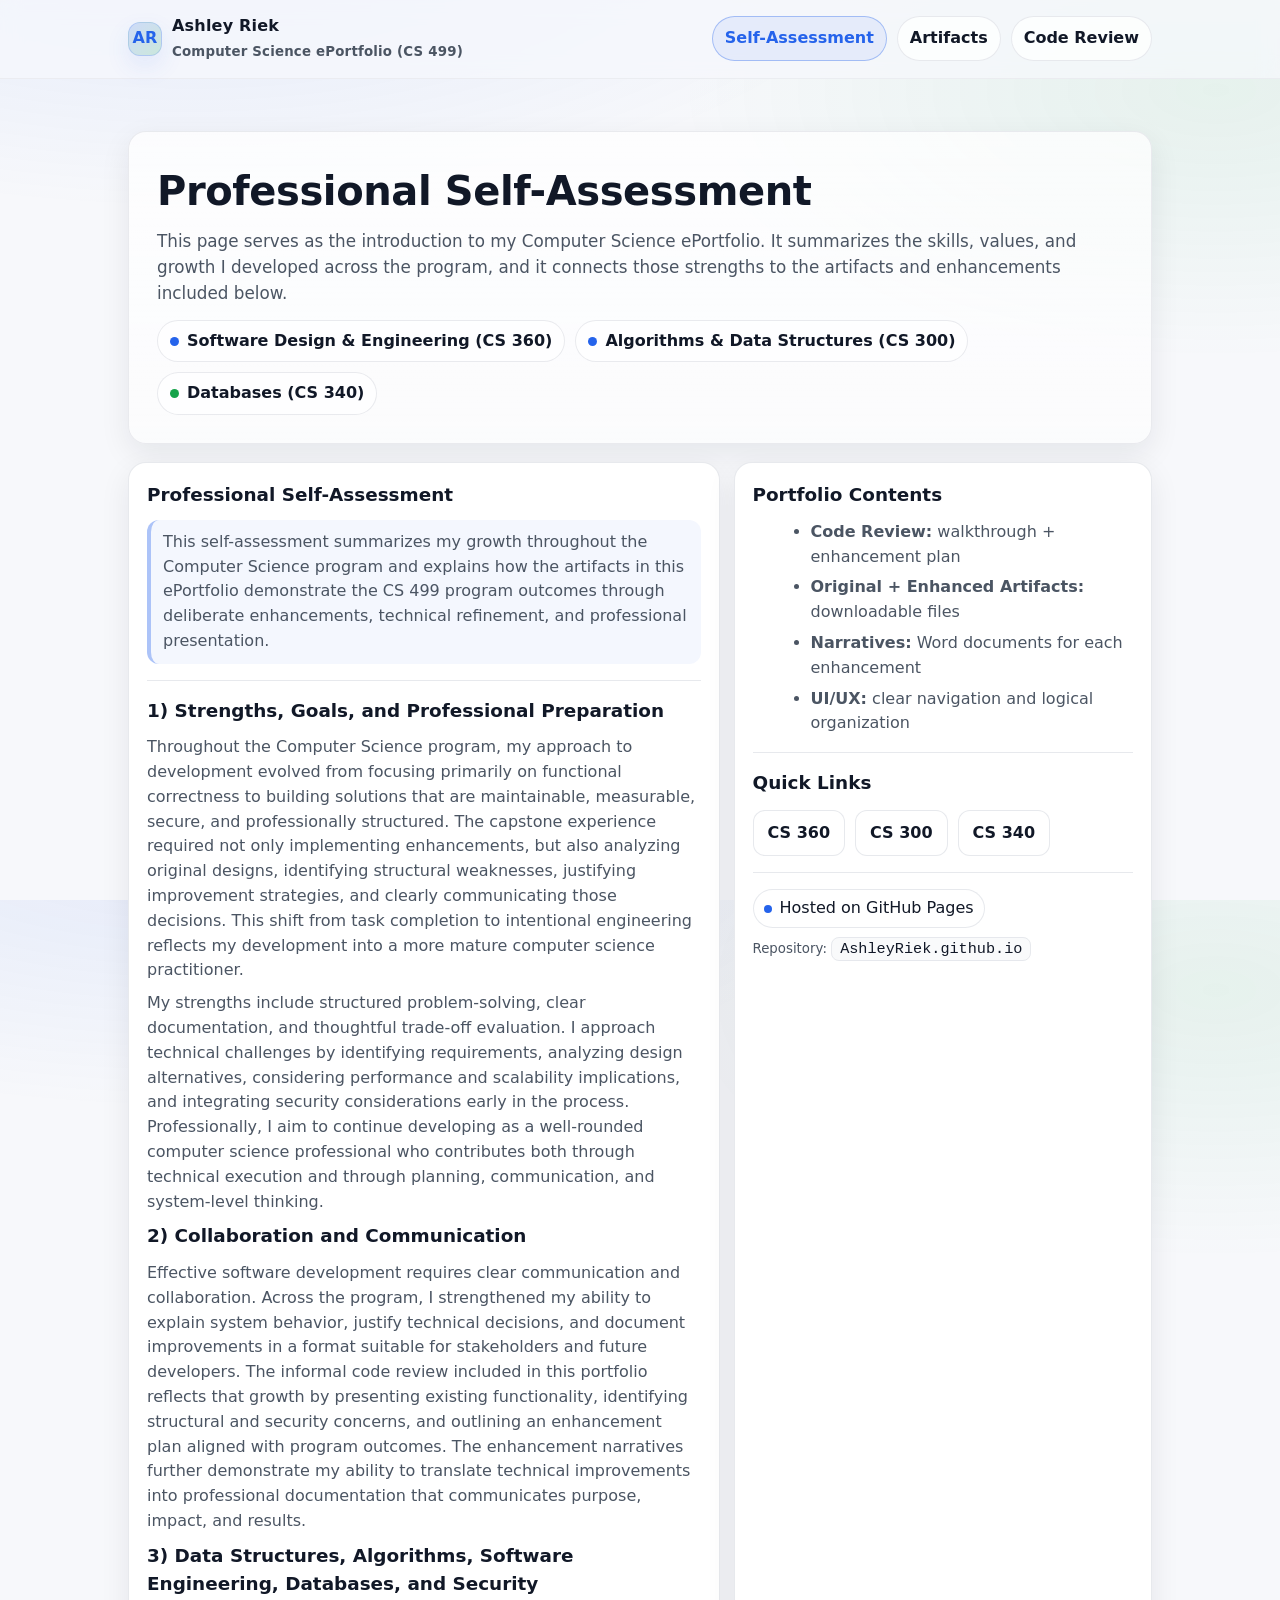
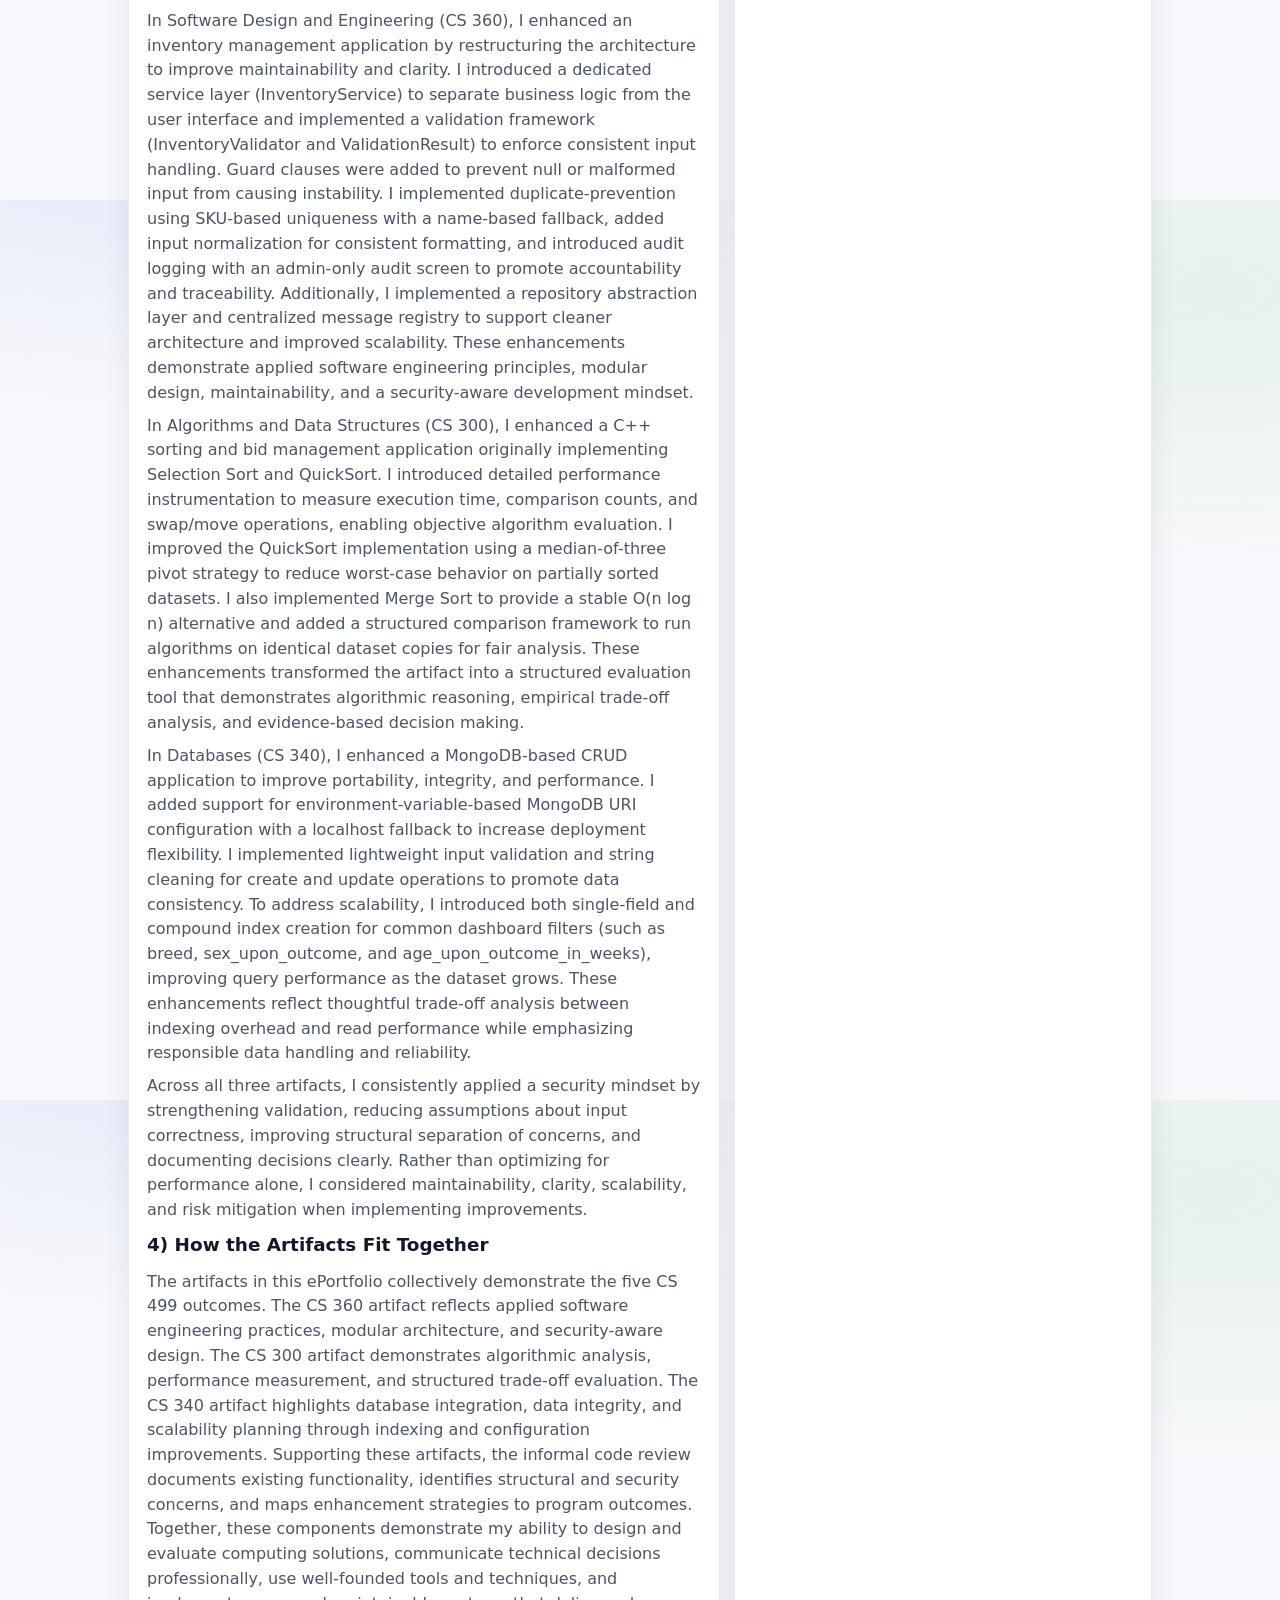
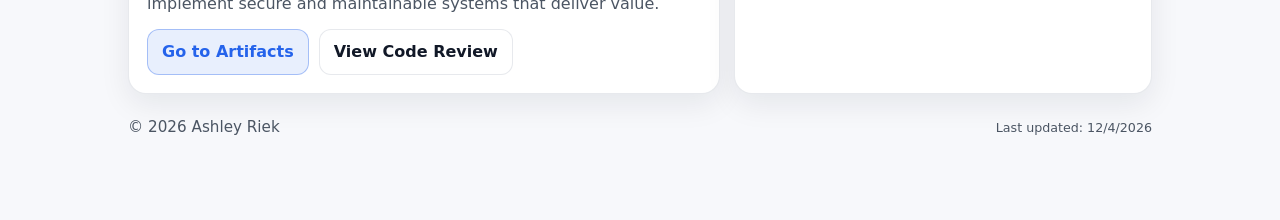
<file: index.html>
<!doctype html>
<html lang="en">
<head>
  <meta charset="utf-8" />
  <meta name="viewport" content="width=device-width, initial-scale=1" />
  <title>Ashley Riek | CS 499 ePortfolio</title>
  <link rel="stylesheet" href="assets/css/style.css" />
</head>
<body>
  <header class="header">
    <div class="navbar">
      <div class="brand">
        <div class="brand-badge"><span>AR</span></div>
        <div>
          Ashley Riek<br/>
          <small>Computer Science ePortfolio (CS 499)</small>
        </div>
      </div>
      <nav class="navlinks">
        <a class="active" href="index.html">Self-Assessment</a>
        <a href="artifacts.html">Artifacts</a>
        <a href="code-review.html">Code Review</a>
      </nav>
    </div>
  </header>

  <main class="container">
    <section class="hero">
      <h1>Professional Self-Assessment</h1>
      <p>
        This page serves as the introduction to my Computer Science ePortfolio. It summarizes the skills, values, and growth
        I developed across the program, and it connects those strengths to the artifacts and enhancements included below.
      </p>
      <div class="pills">
        <div class="pill"><span class="dot"></span>Software Design & Engineering (CS 360)</div>
        <div class="pill"><span class="dot"></span>Algorithms & Data Structures (CS 300)</div>
        <div class="pill green"><span class="dot"></span>Databases (CS 340)</div>
      </div>
    </section>

    <section class="grid">
      <article class="card span-7">
        <h2>Professional Self-Assessment</h2>

        <p class="note">
          This self-assessment summarizes my growth throughout the Computer Science program and explains how the artifacts in this ePortfolio
          demonstrate the CS 499 program outcomes through deliberate enhancements, technical refinement, and professional presentation.
        </p>

        <div class="hr"></div>

        <h2>1) Strengths, Goals, and Professional Preparation</h2>

        <p>
          Throughout the Computer Science program, my approach to development evolved from focusing primarily on functional correctness to building
          solutions that are maintainable, measurable, secure, and professionally structured. The capstone experience required not only implementing
          enhancements, but also analyzing original designs, identifying structural weaknesses, justifying improvement strategies, and clearly
          communicating those decisions. This shift from task completion to intentional engineering reflects my development into a more mature computer
          science practitioner.
        </p>

        <p>
          My strengths include structured problem-solving, clear documentation, and thoughtful trade-off evaluation. I approach technical challenges by
          identifying requirements, analyzing design alternatives, considering performance and scalability implications, and integrating security
          considerations early in the process. Professionally, I aim to continue developing as a well-rounded computer science professional who contributes
          both through technical execution and through planning, communication, and system-level thinking.
        </p>

        <h2>2) Collaboration and Communication</h2>

        <p>
          Effective software development requires clear communication and collaboration. Across the program, I strengthened my ability to explain system
          behavior, justify technical decisions, and document improvements in a format suitable for stakeholders and future developers. The informal code
          review included in this portfolio reflects that growth by presenting existing functionality, identifying structural and security concerns, and
          outlining an enhancement plan aligned with program outcomes. The enhancement narratives further demonstrate my ability to translate technical
          improvements into professional documentation that communicates purpose, impact, and results.
        </p>

        <h2>3) Data Structures, Algorithms, Software Engineering, Databases, and Security</h2>

        <p>
          In Software Design and Engineering (CS 360), I enhanced an inventory management application by restructuring the architecture to improve
          maintainability and clarity. I introduced a dedicated service layer (InventoryService) to separate business logic from the user interface and
          implemented a validation framework (InventoryValidator and ValidationResult) to enforce consistent input handling. Guard clauses were added to
          prevent null or malformed input from causing instability. I implemented duplicate-prevention using SKU-based uniqueness with a name-based
          fallback, added input normalization for consistent formatting, and introduced audit logging with an admin-only audit screen to promote
          accountability and traceability. Additionally, I implemented a repository abstraction layer and centralized message registry to support cleaner
          architecture and improved scalability. These enhancements demonstrate applied software engineering principles, modular design, maintainability,
          and a security-aware development mindset.
        </p>

        <p>
          In Algorithms and Data Structures (CS 300), I enhanced a C++ sorting and bid management application originally implementing Selection Sort and
          QuickSort. I introduced detailed performance instrumentation to measure execution time, comparison counts, and swap/move operations, enabling
          objective algorithm evaluation. I improved the QuickSort implementation using a median-of-three pivot strategy to reduce worst-case behavior on
          partially sorted datasets. I also implemented Merge Sort to provide a stable O(n log n) alternative and added a structured comparison framework
          to run algorithms on identical dataset copies for fair analysis. These enhancements transformed the artifact into a structured evaluation tool
          that demonstrates algorithmic reasoning, empirical trade-off analysis, and evidence-based decision making.
        </p>

        <p>
          In Databases (CS 340), I enhanced a MongoDB-based CRUD application to improve portability, integrity, and performance. I added support for
          environment-variable-based MongoDB URI configuration with a localhost fallback to increase deployment flexibility. I implemented lightweight
          input validation and string cleaning for create and update operations to promote data consistency. To address scalability, I introduced both
          single-field and compound index creation for common dashboard filters (such as breed, sex_upon_outcome, and age_upon_outcome_in_weeks),
          improving query performance as the dataset grows. These enhancements reflect thoughtful trade-off analysis between indexing overhead and read
          performance while emphasizing responsible data handling and reliability.
        </p>

        <p>
          Across all three artifacts, I consistently applied a security mindset by strengthening validation, reducing assumptions about input correctness,
          improving structural separation of concerns, and documenting decisions clearly. Rather than optimizing for performance alone, I considered
          maintainability, clarity, scalability, and risk mitigation when implementing improvements.
        </p>

        <h2>4) How the Artifacts Fit Together</h2>

        <p>
          The artifacts in this ePortfolio collectively demonstrate the five CS 499 outcomes. The CS 360 artifact reflects applied software engineering
          practices, modular architecture, and security-aware design. The CS 300 artifact demonstrates algorithmic analysis, performance measurement, and
          structured trade-off evaluation. The CS 340 artifact highlights database integration, data integrity, and scalability planning through indexing
          and configuration improvements. Supporting these artifacts, the informal code review documents existing functionality, identifies structural and
          security concerns, and maps enhancement strategies to program outcomes. Together, these components demonstrate my ability to design and evaluate
          computing solutions, communicate technical decisions professionally, use well-founded tools and techniques, and implement secure and maintainable
          systems that deliver value.
        </p>

        <div class="btnrow">
          <a class="btn primary" href="artifacts.html">Go to Artifacts</a>
          <a class="btn" href="code-review.html">View Code Review</a>
        </div>
      </article>

      <aside class="card span-5">
        <h2>Portfolio Contents</h2>
        <ul>
          <li><strong>Code Review:</strong> walkthrough + enhancement plan</li>
          <li><strong>Original + Enhanced Artifacts:</strong> downloadable files</li>
          <li><strong>Narratives:</strong> Word documents for each enhancement</li>
          <li><strong>UI/UX:</strong> clear navigation and logical organization</li>
        </ul>

        <div class="hr"></div>

        <h2>Quick Links</h2>
        <div class="btnrow">
          <a class="btn" href="cs360.html">CS 360</a>
          <a class="btn" href="cs300.html">CS 300</a>
          <a class="btn" href="cs340.html">CS 340</a>
        </div>

        <div class="hr"></div>

        <div class="badge"><span class="mini"></span>Hosted on GitHub Pages</div>
        <p><small>Repository: <span class="kbd">AshleyRiek.github.io</span></small></p>
      </aside>
    </section>

    <div class="footer">
      <div>© <span id="year"></span> Ashley Riek</div>
      <div><small>Last updated: <span id="updated"></span></small></div>
    </div>
  </main>

  <script>
    document.getElementById('year').textContent = new Date().getFullYear();
    document.getElementById('updated').textContent = new Date().toLocaleDateString();
  </script>
</body>
</html>
</file>
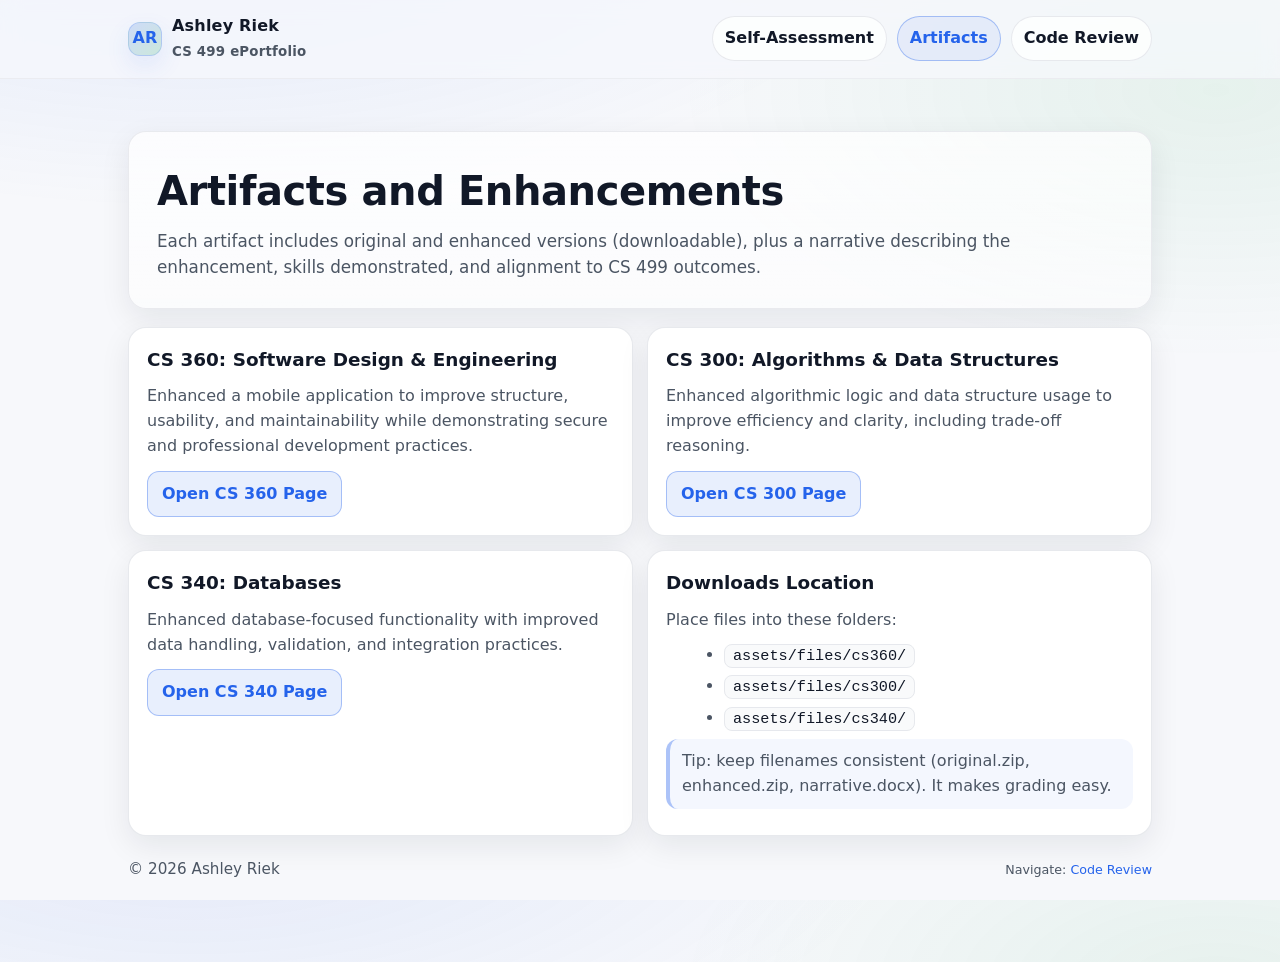
<file: artifacts.html>
<!doctype html>
<html lang="en">
<head>
  <meta charset="utf-8" />
  <meta name="viewport" content="width=device-width, initial-scale=1" />
  <title>Artifacts | Ashley Riek</title>
  <link rel="stylesheet" href="assets/css/style.css" />
</head>
<body>
  <header class="header">
    <div class="navbar">
      <div class="brand">
        <div class="brand-badge"><span>AR</span></div>
        <div>
          Ashley Riek<br/>
          <small>CS 499 ePortfolio</small>
        </div>
      </div>
      <nav class="navlinks">
        <a href="index.html">Self-Assessment</a>
        <a class="active" href="artifacts.html">Artifacts</a>
        <a href="code-review.html">Code Review</a>
      </nav>
    </div>
  </header>

  <main class="container">
    <section class="hero">
      <h1>Artifacts and Enhancements</h1>
      <p>
        Each artifact includes original and enhanced versions (downloadable), plus a narrative describing the enhancement,
        skills demonstrated, and alignment to CS 499 outcomes.
      </p>
    </section>

    <section class="grid">
      <article class="card span-6">
        <h2>CS 360: Software Design & Engineering</h2>
        <p>
          Enhanced a mobile application to improve structure, usability, and maintainability while demonstrating secure
          and professional development practices.
        </p>
        <div class="btnrow">
          <a class="btn primary" href="cs360.html">Open CS 360 Page</a>
        </div>
      </article>

      <article class="card span-6">
        <h2>CS 300: Algorithms & Data Structures</h2>
        <p>
          Enhanced algorithmic logic and data structure usage to improve efficiency and clarity, including trade-off reasoning.
        </p>
        <div class="btnrow">
          <a class="btn primary" href="cs300.html">Open CS 300 Page</a>
        </div>
      </article>

      <article class="card span-6">
        <h2>CS 340: Databases</h2>
        <p>
          Enhanced database-focused functionality with improved data handling, validation, and integration practices.
        </p>
        <div class="btnrow">
          <a class="btn primary" href="cs340.html">Open CS 340 Page</a>
        </div>
      </article>

      <aside class="card span-6">
        <h2>Downloads Location</h2>
        <p>
          Place files into these folders:
        </p>
        <ul>
          <li><span class="kbd">assets/files/cs360/</span></li>
          <li><span class="kbd">assets/files/cs300/</span></li>
          <li><span class="kbd">assets/files/cs340/</span></li>
        </ul>
        <p class="note">
          Tip: keep filenames consistent (original.zip, enhanced.zip, narrative.docx). It makes grading easy.
        </p>
      </aside>
    </section>

    <div class="footer">
      <div>© <span id="year"></span> Ashley Riek</div>
      <div><small>Navigate: <a href="code-review.html">Code Review</a></small></div>
    </div>
  </main>

  <script>
    document.getElementById('year').textContent = new Date().getFullYear();
  </script>
</body>
</html>
</file>
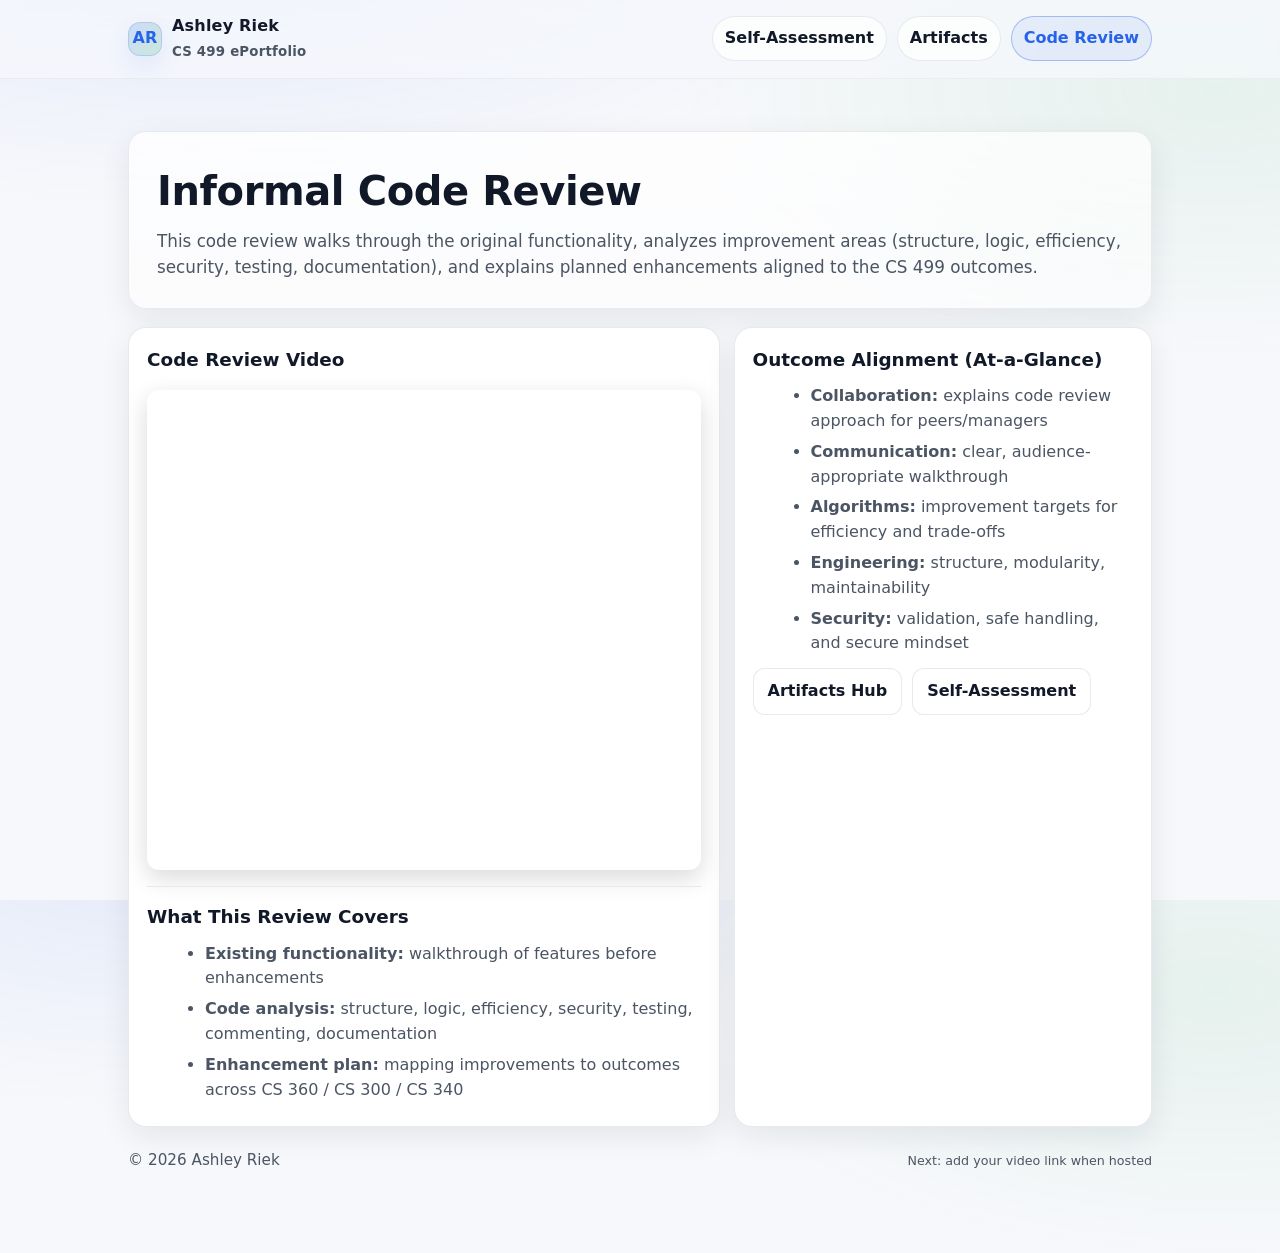
<file: code-review.html>
<!doctype html>
<html lang="en">
<head>
  <meta charset="utf-8" />
  <meta name="viewport" content="width=device-width, initial-scale=1" />
  <title>Code Review | Ashley Riek</title>
  <link rel="stylesheet" href="assets/css/style.css" />
</head>
<body>
  <header class="header">
    <div class="navbar">
      <div class="brand">
        <div class="brand-badge"><span>AR</span></div>
        <div>
          Ashley Riek<br/>
          <small>CS 499 ePortfolio</small>
        </div>
      </div>
      <nav class="navlinks">
        <a href="index.html">Self-Assessment</a>
        <a href="artifacts.html">Artifacts</a>
        <a class="active" href="code-review.html">Code Review</a>
      </nav>
    </div>
  </header>

  <main class="container">
    <section class="hero">
      <h1>Informal Code Review</h1>
      <p>
        This code review walks through the original functionality, analyzes improvement areas (structure, logic, efficiency,
        security, testing, documentation), and explains planned enhancements aligned to the CS 499 outcomes.
      </p>
    </section>

    <section class="grid">
      <article class="card span-7">
        <h2>Code Review Video</h2>

        <div class="video-container">
          <iframe 
            src="https://drive.google.com/file/d/1-F5MMT-58HR19jxL2Z7-FJL2U9OBtRc_/preview"
            width="100%" 
            height="480"
            allow="autoplay"
            style="border:none; border-radius:12px;">
          </iframe>
        </div>

        <div class="hr"></div>

        <h2>What This Review Covers</h2>
        <ul>
          <li><strong>Existing functionality:</strong> walkthrough of features before enhancements</li>
          <li><strong>Code analysis:</strong> structure, logic, efficiency, security, testing, commenting, documentation</li>
          <li><strong>Enhancement plan:</strong> mapping improvements to outcomes across CS 360 / CS 300 / CS 340</li>
        </ul>
      </article>

      <aside class="card span-5">
        <h2>Outcome Alignment (At-a-Glance)</h2>
        <ul>
          <li><strong>Collaboration:</strong> explains code review approach for peers/managers</li>
          <li><strong>Communication:</strong> clear, audience-appropriate walkthrough</li>
          <li><strong>Algorithms:</strong> improvement targets for efficiency and trade-offs</li>
          <li><strong>Engineering:</strong> structure, modularity, maintainability</li>
          <li><strong>Security:</strong> validation, safe handling, and secure mindset</li>
        </ul>

        <div class="btnrow">
          <a class="btn" href="artifacts.html">Artifacts Hub</a>
          <a class="btn" href="index.html">Self-Assessment</a>
        </div>
      </aside>
    </section>

    <div class="footer">
      <div>© <span id="year"></span> Ashley Riek</div>
      <div><small>Next: add your video link when hosted</small></div>
    </div>
  </main>

  <script>
    document.getElementById('year').textContent = new Date().getFullYear();
  </script>
</body>
</html>
</file>
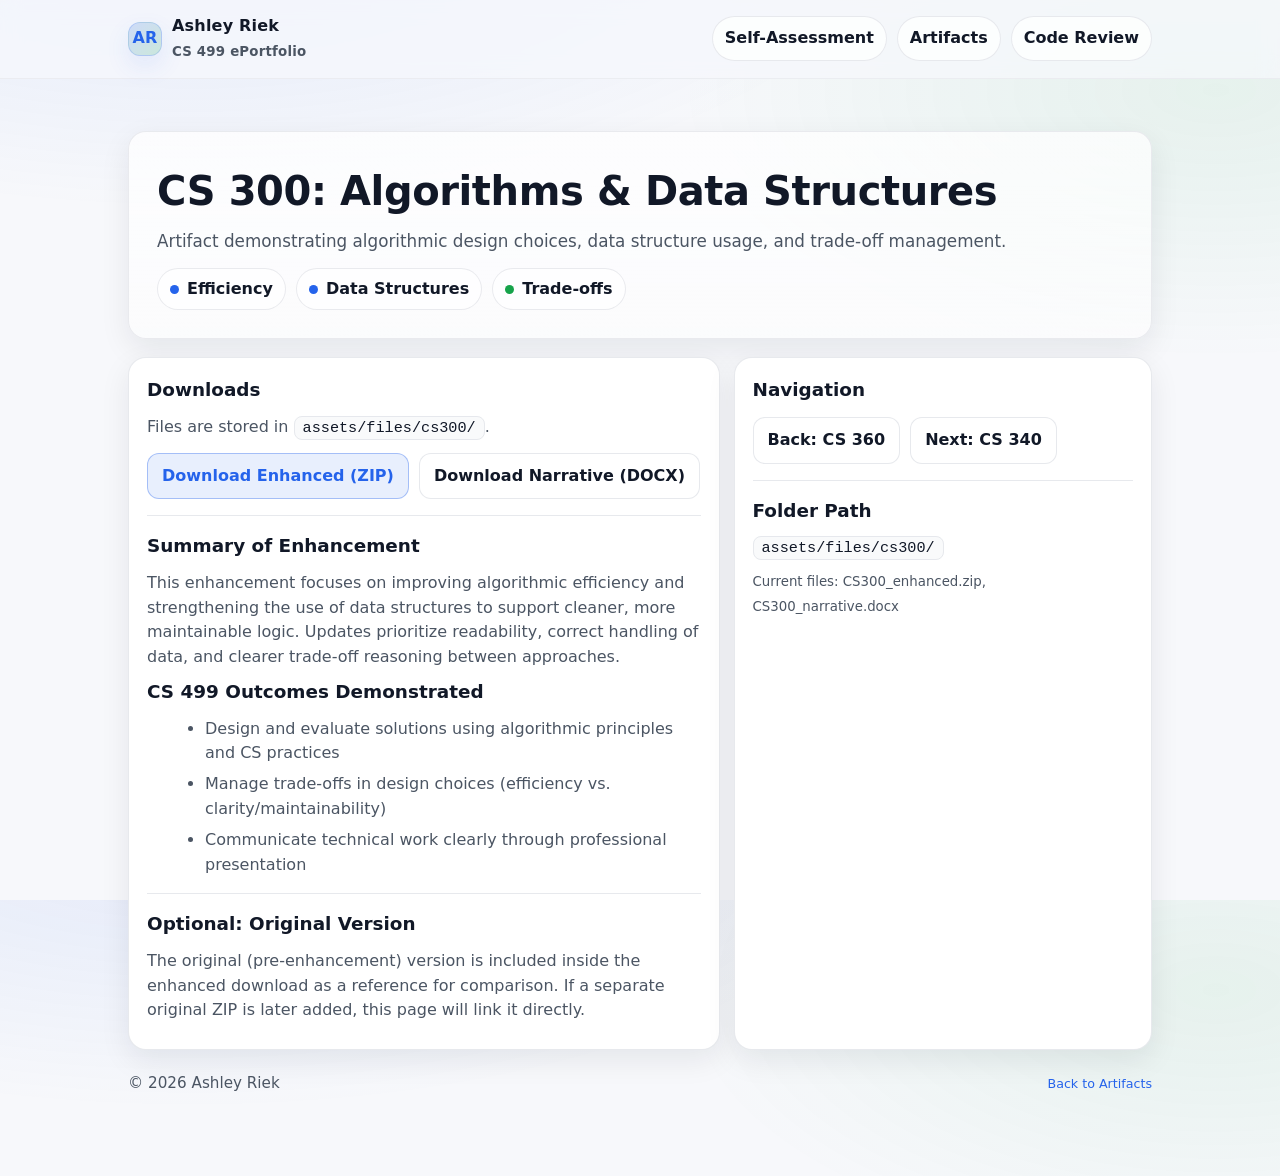
<file: cs300.html>
<!doctype html>
<html lang="en">
<head>
  <meta charset="utf-8" />
  <meta name="viewport" content="width=device-width, initial-scale=1" />
  <title>CS 300 | Ashley Riek</title>
  <link rel="stylesheet" href="assets/css/style.css" />
</head>
<body>
  <header class="header">
    <div class="navbar">
      <div class="brand">
        <div class="brand-badge"><span>AR</span></div>
        <div>
          Ashley Riek<br/>
          <small>CS 499 ePortfolio</small>
        </div>
      </div>
      <nav class="navlinks">
        <a href="index.html">Self-Assessment</a>
        <a href="artifacts.html">Artifacts</a>
        <a href="code-review.html">Code Review</a>
      </nav>
    </div>
  </header>

  <main class="container">
    <section class="hero">
      <h1>CS 300: Algorithms & Data Structures</h1>
      <p>Artifact demonstrating algorithmic design choices, data structure usage, and trade-off management.</p>
      <div class="pills">
        <div class="pill"><span class="dot"></span>Efficiency</div>
        <div class="pill"><span class="dot"></span>Data Structures</div>
        <div class="pill green"><span class="dot"></span>Trade-offs</div>
      </div>
    </section>

    <section class="grid">
      <article class="card span-7">
        <h2>Downloads</h2>
        <p>Files are stored in <span class="kbd">assets/files/cs300/</span>.</p>

        <div class="btnrow">
          <a class="btn primary" href="assets/files/cs300/CS300_enhanced.zip">Download Enhanced (ZIP)</a>
          <a class="btn" href="assets/files/cs300/CS300_narrative.docx">Download Narrative (DOCX)</a>
        </div>

        <div class="hr"></div>

        <h2>Summary of Enhancement</h2>
        <p>
          This enhancement focuses on improving algorithmic efficiency and strengthening the use of data structures
          to support cleaner, more maintainable logic. Updates prioritize readability, correct handling of data,
          and clearer trade-off reasoning between approaches.
        </p>

        <h2>CS 499 Outcomes Demonstrated</h2>
        <ul>
          <li>Design and evaluate solutions using algorithmic principles and CS practices</li>
          <li>Manage trade-offs in design choices (efficiency vs. clarity/maintainability)</li>
          <li>Communicate technical work clearly through professional presentation</li>
        </ul>

        <div class="hr"></div>

        <h2>Optional: Original Version</h2>
        <p>
          The original (pre-enhancement) version is included inside the enhanced download as a reference for comparison.
          If a separate original ZIP is later added, this page will link it directly.
        </p>
      </article>

      <aside class="card span-5">
        <h2>Navigation</h2>
        <div class="btnrow">
          <a class="btn" href="cs360.html">Back: CS 360</a>
          <a class="btn" href="cs340.html">Next: CS 340</a>
        </div>

        <div class="hr"></div>

        <h2>Folder Path</h2>
        <p><span class="kbd">assets/files/cs300/</span></p>
        <p><small>Current files: CS300_enhanced.zip, CS300_narrative.docx</small></p>
      </aside>
    </section>

    <div class="footer">
      <div>© <span id="year"></span> Ashley Riek</div>
      <div><small><a href="artifacts.html">Back to Artifacts</a></small></div>
    </div>
  </main>

  <script>
    document.getElementById('year').textContent = new Date().getFullYear();
  </script>
</body>
</html>
</file>
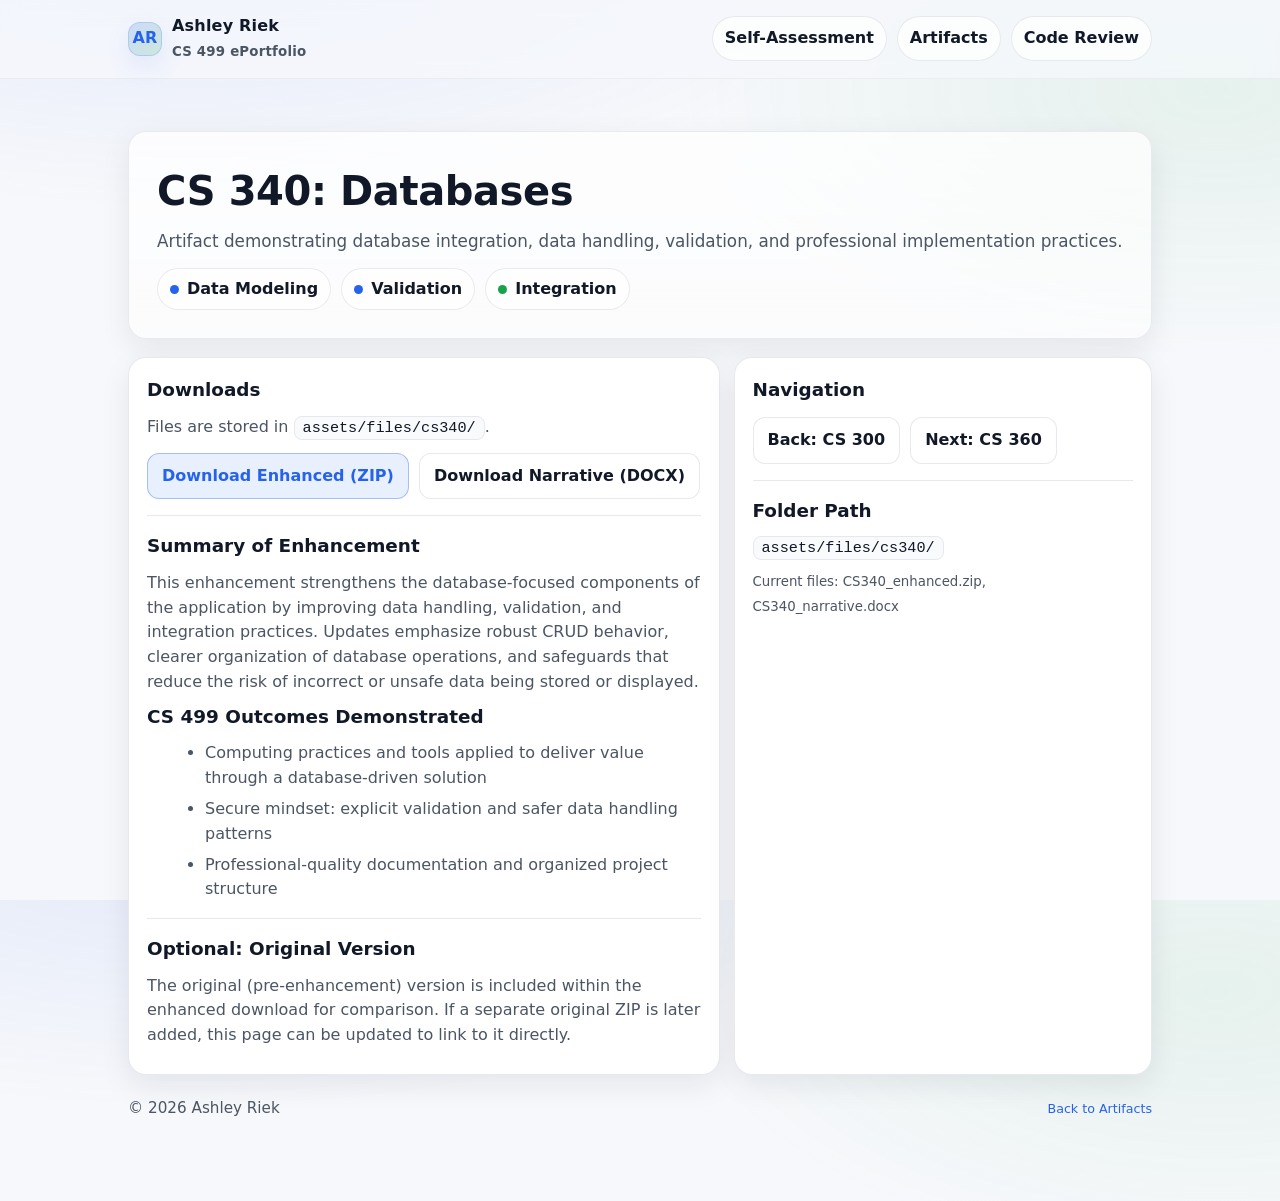
<file: cs340.html>
<!doctype html>
<html lang="en">
<head>
  <meta charset="utf-8" />
  <meta name="viewport" content="width=device-width, initial-scale=1" />
  <title>CS 340 | Ashley Riek</title>
  <link rel="stylesheet" href="assets/css/style.css" />
</head>
<body>
  <header class="header">
    <div class="navbar">
      <div class="brand">
        <div class="brand-badge"><span>AR</span></div>
        <div>
          Ashley Riek<br/>
          <small>CS 499 ePortfolio</small>
        </div>
      </div>
      <nav class="navlinks">
        <a href="index.html">Self-Assessment</a>
        <a href="artifacts.html">Artifacts</a>
        <a href="code-review.html">Code Review</a>
      </nav>
    </div>
  </header>

  <main class="container">
    <section class="hero">
      <h1>CS 340: Databases</h1>
      <p>Artifact demonstrating database integration, data handling, validation, and professional implementation practices.</p>
      <div class="pills">
        <div class="pill"><span class="dot"></span>Data Modeling</div>
        <div class="pill"><span class="dot"></span>Validation</div>
        <div class="pill green"><span class="dot"></span>Integration</div>
      </div>
    </section>

    <section class="grid">
      <article class="card span-7">
        <h2>Downloads</h2>
        <p>Files are stored in <span class="kbd">assets/files/cs340/</span>.</p>

        <div class="btnrow">
          <a class="btn primary" href="assets/files/cs340/CS340_enhanced.zip">Download Enhanced (ZIP)</a>
          <a class="btn" href="assets/files/cs340/CS340_narrative.docx">Download Narrative (DOCX)</a>
        </div>

        <div class="hr"></div>

        <h2>Summary of Enhancement</h2>
        <p>
          This enhancement strengthens the database-focused components of the application by improving data handling,
          validation, and integration practices. Updates emphasize robust CRUD behavior, clearer organization of database
          operations, and safeguards that reduce the risk of incorrect or unsafe data being stored or displayed.
        </p>

        <h2>CS 499 Outcomes Demonstrated</h2>
        <ul>
          <li>Computing practices and tools applied to deliver value through a database-driven solution</li>
          <li>Secure mindset: explicit validation and safer data handling patterns</li>
          <li>Professional-quality documentation and organized project structure</li>
        </ul>

        <div class="hr"></div>

        <h2>Optional: Original Version</h2>
        <p>
          The original (pre-enhancement) version is included within the enhanced download for comparison.
          If a separate original ZIP is later added, this page can be updated to link to it directly.
        </p>
      </article>

      <aside class="card span-5">
        <h2>Navigation</h2>
        <div class="btnrow">
          <a class="btn" href="cs300.html">Back: CS 300</a>
          <a class="btn" href="cs360.html">Next: CS 360</a>
        </div>

        <div class="hr"></div>

        <h2>Folder Path</h2>
        <p><span class="kbd">assets/files/cs340/</span></p>
        <p><small>Current files: CS340_enhanced.zip, CS340_narrative.docx</small></p>
      </aside>
    </section>

    <div class="footer">
      <div>© <span id="year"></span> Ashley Riek</div>
      <div><small><a href="artifacts.html">Back to Artifacts</a></small></div>
    </div>
  </main>

  <script>
    document.getElementById('year').textContent = new Date().getFullYear();
  </script>
</body>
</html>
</file>
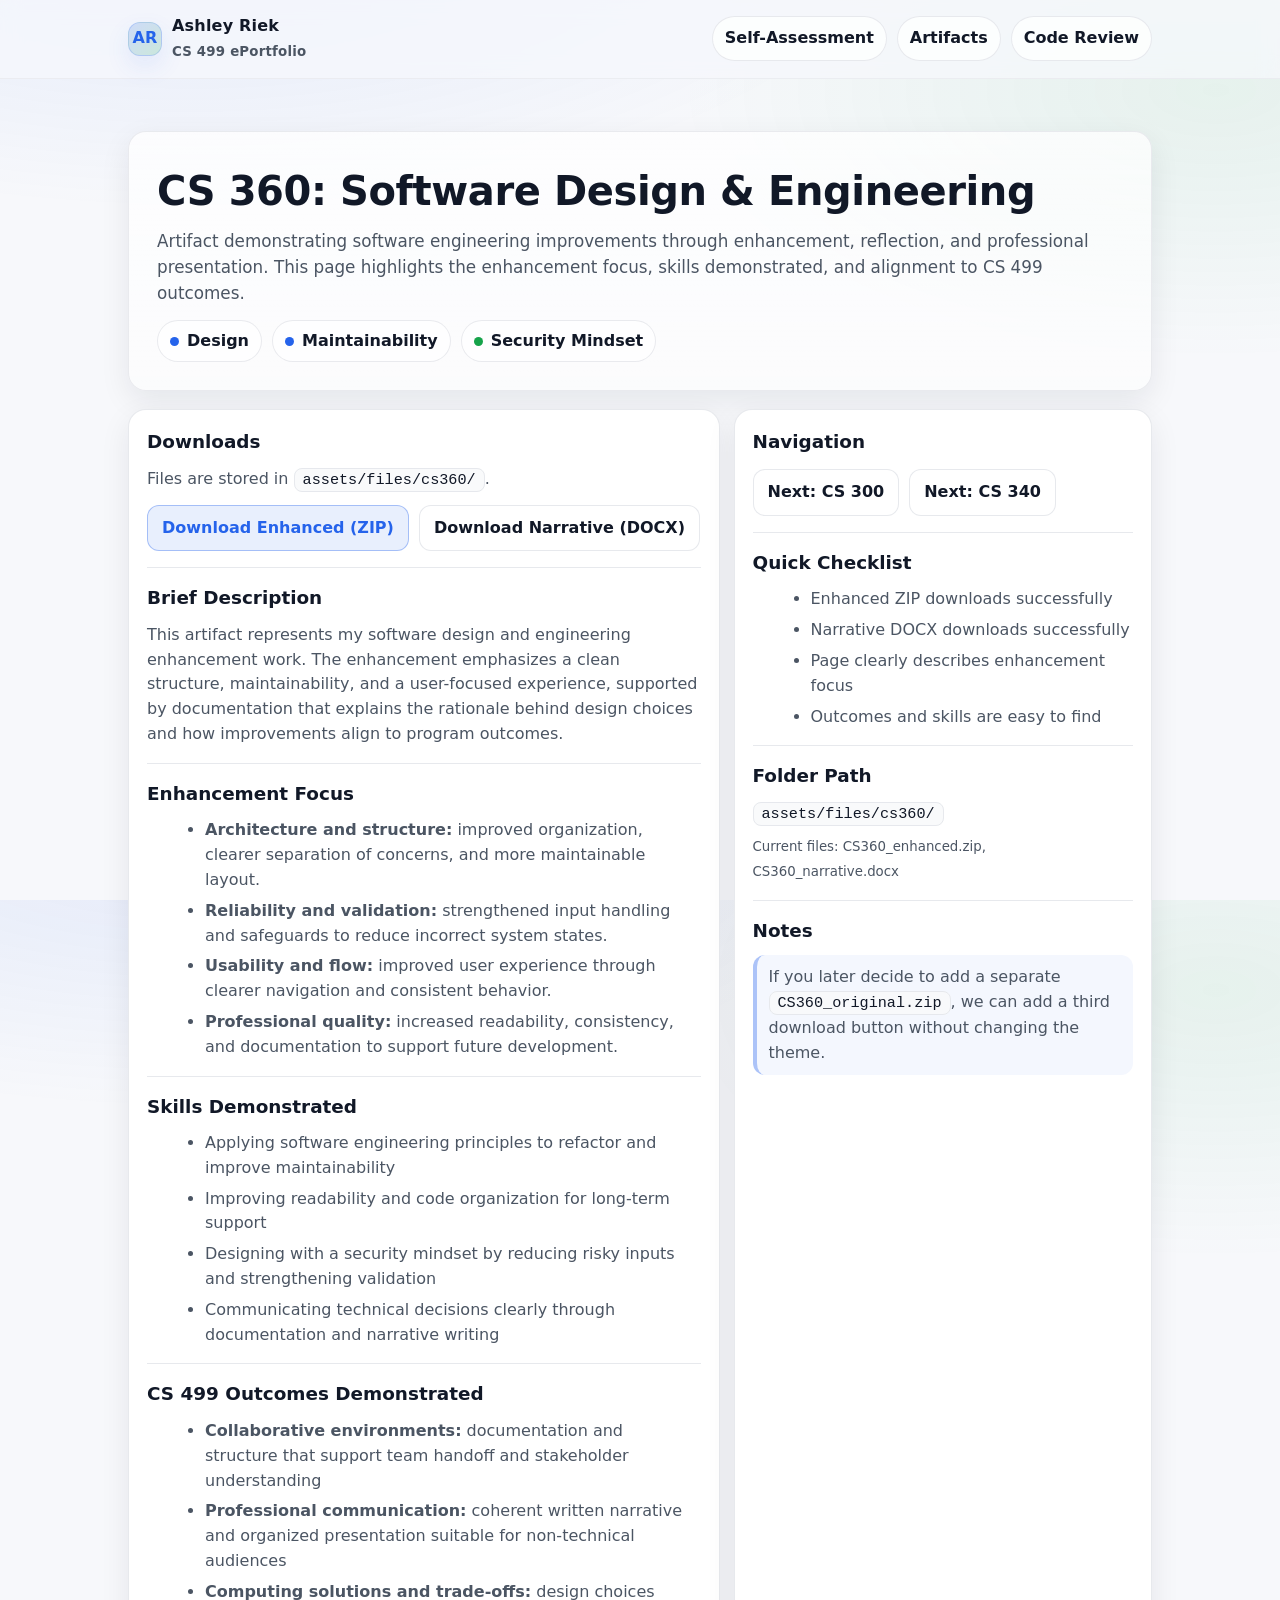
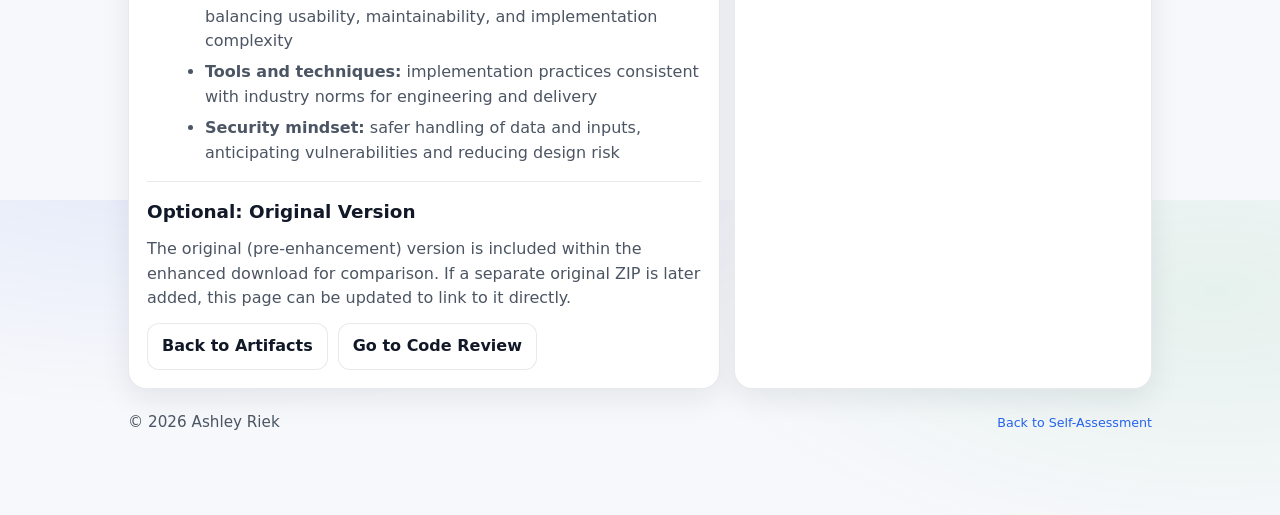
<file: cs360.html>
<!doctype html>
<html lang="en">
<head>
  <meta charset="utf-8" />
  <meta name="viewport" content="width=device-width, initial-scale=1" />
  <title>CS 360 | Ashley Riek</title>
  <link rel="stylesheet" href="assets/css/style.css" />
</head>
<body>
  <header class="header">
    <div class="navbar">
      <div class="brand">
        <div class="brand-badge"><span>AR</span></div>
        <div>
          Ashley Riek<br/>
          <small>CS 499 ePortfolio</small>
        </div>
      </div>
      <nav class="navlinks">
        <a href="index.html">Self-Assessment</a>
        <a href="artifacts.html">Artifacts</a>
        <a href="code-review.html">Code Review</a>
      </nav>
    </div>
  </header>

  <main class="container">
    <section class="hero">
      <h1>CS 360: Software Design & Engineering</h1>
      <p>
        Artifact demonstrating software engineering improvements through enhancement, reflection, and professional presentation.
        This page highlights the enhancement focus, skills demonstrated, and alignment to CS 499 outcomes.
      </p>
      <div class="pills">
        <div class="pill"><span class="dot"></span>Design</div>
        <div class="pill"><span class="dot"></span>Maintainability</div>
        <div class="pill green"><span class="dot"></span>Security Mindset</div>
      </div>
    </section>

    <section class="grid">
      <article class="card span-7">
        <h2>Downloads</h2>
        <p>Files are stored in <span class="kbd">assets/files/cs360/</span>.</p>

        <div class="btnrow">
          <a class="btn primary" href="assets/files/cs360/CS360_enhanced.zip">Download Enhanced (ZIP)</a>
          <a class="btn" href="assets/files/cs360/CS360_narrative.docx">Download Narrative (DOCX)</a>
        </div>

        <div class="hr"></div>

        <h2>Brief Description</h2>
        <p>
          This artifact represents my software design and engineering enhancement work. The enhancement emphasizes a clean structure,
          maintainability, and a user-focused experience, supported by documentation that explains the rationale behind design choices
          and how improvements align to program outcomes.
        </p>

        <div class="hr"></div>

        <h2>Enhancement Focus</h2>
        <ul>
          <li><strong>Architecture and structure:</strong> improved organization, clearer separation of concerns, and more maintainable layout.</li>
          <li><strong>Reliability and validation:</strong> strengthened input handling and safeguards to reduce incorrect system states.</li>
          <li><strong>Usability and flow:</strong> improved user experience through clearer navigation and consistent behavior.</li>
          <li><strong>Professional quality:</strong> increased readability, consistency, and documentation to support future development.</li>
        </ul>

        <div class="hr"></div>

        <h2>Skills Demonstrated</h2>
        <ul>
          <li>Applying software engineering principles to refactor and improve maintainability</li>
          <li>Improving readability and code organization for long-term support</li>
          <li>Designing with a security mindset by reducing risky inputs and strengthening validation</li>
          <li>Communicating technical decisions clearly through documentation and narrative writing</li>
        </ul>

        <div class="hr"></div>

        <h2>CS 499 Outcomes Demonstrated</h2>
        <ul>
          <li><strong>Collaborative environments:</strong> documentation and structure that support team handoff and stakeholder understanding</li>
          <li><strong>Professional communication:</strong> coherent written narrative and organized presentation suitable for non-technical audiences</li>
          <li><strong>Computing solutions and trade-offs:</strong> design choices balancing usability, maintainability, and implementation complexity</li>
          <li><strong>Tools and techniques:</strong> implementation practices consistent with industry norms for engineering and delivery</li>
          <li><strong>Security mindset:</strong> safer handling of data and inputs, anticipating vulnerabilities and reducing design risk</li>
        </ul>

        <div class="hr"></div>

        <h2>Optional: Original Version</h2>
        <p>
          The original (pre-enhancement) version is included within the enhanced download for comparison.
          If a separate original ZIP is later added, this page can be updated to link to it directly.
        </p>

        <div class="btnrow">
          <a class="btn" href="artifacts.html">Back to Artifacts</a>
          <a class="btn" href="code-review.html">Go to Code Review</a>
        </div>
      </article>

      <aside class="card span-5">
        <h2>Navigation</h2>
        <div class="btnrow">
          <a class="btn" href="cs300.html">Next: CS 300</a>
          <a class="btn" href="cs340.html">Next: CS 340</a>
        </div>

        <div class="hr"></div>

        <h2>Quick Checklist</h2>
        <ul>
          <li>Enhanced ZIP downloads successfully</li>
          <li>Narrative DOCX downloads successfully</li>
          <li>Page clearly describes enhancement focus</li>
          <li>Outcomes and skills are easy to find</li>
        </ul>

        <div class="hr"></div>

        <h2>Folder Path</h2>
        <p><span class="kbd">assets/files/cs360/</span></p>
        <p><small>Current files: CS360_enhanced.zip, CS360_narrative.docx</small></p>

        <div class="hr"></div>

        <h2>Notes</h2>
        <p class="note">
          If you later decide to add a separate <span class="kbd">CS360_original.zip</span>, we can add a third download button without changing the theme.
        </p>
      </aside>
    </section>

    <div class="footer">
      <div>© <span id="year"></span> Ashley Riek</div>
      <div><small><a href="index.html">Back to Self-Assessment</a></small></div>
    </div>
  </main>

  <script>
    document.getElementById('year').textContent = new Date().getFullYear();
  </script>
</body>
</html>
</file>
<file: assets/css/style.css>
:root{
  --bg:#f7f8fb;
  --card:#ffffff;
  --text:#111827;
  --muted:#4b5563;
  --line:#e5e7eb;
  --accent:#2563eb;
  --accent2:#16a34a;
  --shadow: 0 10px 30px rgba(17,24,39,.08);
  --radius: 18px;
  --max: 1060px;
  --mono: ui-monospace, SFMono-Regular, Menlo, Monaco, Consolas, "Liberation Mono","Courier New", monospace;
  --sans: ui-sans-serif, system-ui, -apple-system, Segoe UI, Roboto, Helvetica, Arial, "Apple Color Emoji","Segoe UI Emoji";
}

*{box-sizing:border-box}
html,body{height:100%}
body{
  margin:0;
  font-family:var(--sans);
  color:var(--text);
  background:
    radial-gradient(1200px 500px at 15% -10%, rgba(37,99,235,.10), transparent 60%),
    radial-gradient(900px 450px at 95% 10%, rgba(22,163,74,.08), transparent 60%),
    var(--bg);
  line-height:1.55;
}

a{color:var(--accent); text-decoration:none}
a:hover{text-decoration:underline}
small{color:var(--muted)}
code, pre{font-family:var(--mono)}

.container{max-width:var(--max); margin:0 auto; padding:28px 18px 80px}
.header{
  position:sticky; top:0; z-index:50;
  background:rgba(247,248,251,.78);
  backdrop-filter:saturate(160%) blur(10px);
  border-bottom:1px solid rgba(229,231,235,.65);
}
.navbar{max-width:var(--max); margin:0 auto; padding:14px 18px; display:flex; align-items:center; justify-content:space-between; gap:12px}
.brand{display:flex; align-items:center; gap:10px; font-weight:800; letter-spacing:.2px}
.brand-badge{
  width:34px; height:34px; border-radius:12px;
  background: linear-gradient(135deg, rgba(37,99,235,.18), rgba(22,163,74,.18));
  border:1px solid rgba(37,99,235,.18);
  display:grid; place-items:center;
  box-shadow: 0 10px 25px rgba(37,99,235,.10);
}
.brand-badge span{font-weight:900; color:var(--accent)}
.navlinks{display:flex; flex-wrap:wrap; gap:10px; justify-content:flex-end}
.navlinks a{
  padding:9px 12px; border-radius:999px;
  border:1px solid rgba(229,231,235,.9);
  background:rgba(255,255,255,.7);
  color:var(--text);
  font-weight:600;
}
.navlinks a.active{
  border-color: rgba(37,99,235,.35);
  background: rgba(37,99,235,.08);
  color: var(--accent);
}
.navlinks a:hover{background:#fff; text-decoration:none}

.hero{
  margin-top:24px;
  padding:28px;
  border-radius: var(--radius);
  background: linear-gradient(180deg, rgba(255,255,255,.75), rgba(255,255,255,.55));
  border:1px solid rgba(229,231,235,.85);
  box-shadow: var(--shadow);
}
.hero h1{margin:0 0 6px; font-size:clamp(26px, 3.2vw, 40px); letter-spacing:-.4px}
.hero p{margin:6px 0 0; color:var(--muted); font-size:1.05rem}
.pills{margin-top:14px; display:flex; flex-wrap:wrap; gap:10px}
.pill{
  display:inline-flex; align-items:center; gap:8px;
  padding:8px 12px;
  border-radius:999px;
  border:1px solid rgba(229,231,235,.85);
  background:rgba(255,255,255,.75);
  font-weight:650;
  color:var(--text);
}
.pill .dot{
  width:9px; height:9px; border-radius:99px;
  background:var(--accent);
}
.pill.green .dot{background:var(--accent2)}

.grid{
  margin-top:18px;
  display:grid;
  grid-template-columns: repeat(12, 1fr);
  gap:14px;
}
.card{
  grid-column: span 12;
  background: var(--card);
  border:1px solid rgba(229,231,235,.9);
  border-radius: var(--radius);
  box-shadow: var(--shadow);
  padding:18px;
}
.card h2{margin:0 0 10px; font-size:1.15rem}
.card p{margin:8px 0; color:var(--muted)}
.card ul{margin:10px 0 0 18px; color:var(--muted)}
.card li{margin:6px 0}
@media (min-width: 900px){
  .span-7{grid-column: span 7}
  .span-5{grid-column: span 5}
  .span-6{grid-column: span 6}
}

.kbd{
  font-family:var(--mono);
  font-size:.95rem;
  padding:2px 8px;
  border-radius:8px;
  border:1px solid rgba(229,231,235,.9);
  background:rgba(249,250,251,.9);
  color:var(--text);
}

.btnrow{display:flex; flex-wrap:wrap; gap:10px; margin-top:12px}
.btn{
  display:inline-flex; align-items:center; justify-content:center; gap:10px;
  padding:10px 14px; border-radius:12px;
  border:1px solid rgba(229,231,235,.9);
  background:#fff; color:var(--text);
  font-weight:700;
}
.btn.primary{
  border-color: rgba(37,99,235,.35);
  background: rgba(37,99,235,.10);
  color: var(--accent);
}
.btn:hover{transform: translateY(-1px); text-decoration:none}

.hr{height:1px; background:rgba(229,231,235,.9); margin:16px 0}

.footer{
  margin-top:22px;
  color:var(--muted);
  font-size:.95rem;
  display:flex; flex-wrap:wrap; gap:10px;
  justify-content:space-between;
}
.badge{
  display:inline-flex; align-items:center; gap:8px;
  padding:6px 10px;
  border-radius:999px;
  border:1px solid rgba(229,231,235,.9);
  background:rgba(255,255,255,.75);
}
.badge .mini{width:8px; height:8px; border-radius:50%; background:var(--accent)}
.note{
  border-left: 4px solid rgba(37,99,235,.35);
  background: rgba(37,99,235,.05);
  padding:10px 12px;
  border-radius: 12px;
  color: var(--muted);
}
.video-container {
    margin-top: 1rem;
    border-radius: 12px;
    overflow: hidden;
    box-shadow: 0 8px 24px rgba(0,0,0,0.15);
}

    .video-container video {
        width: 100%;
        height: auto;
        display: block;
    }

    .video-container iframe {
        width: 100%;
        display: block;
    }
</file>
